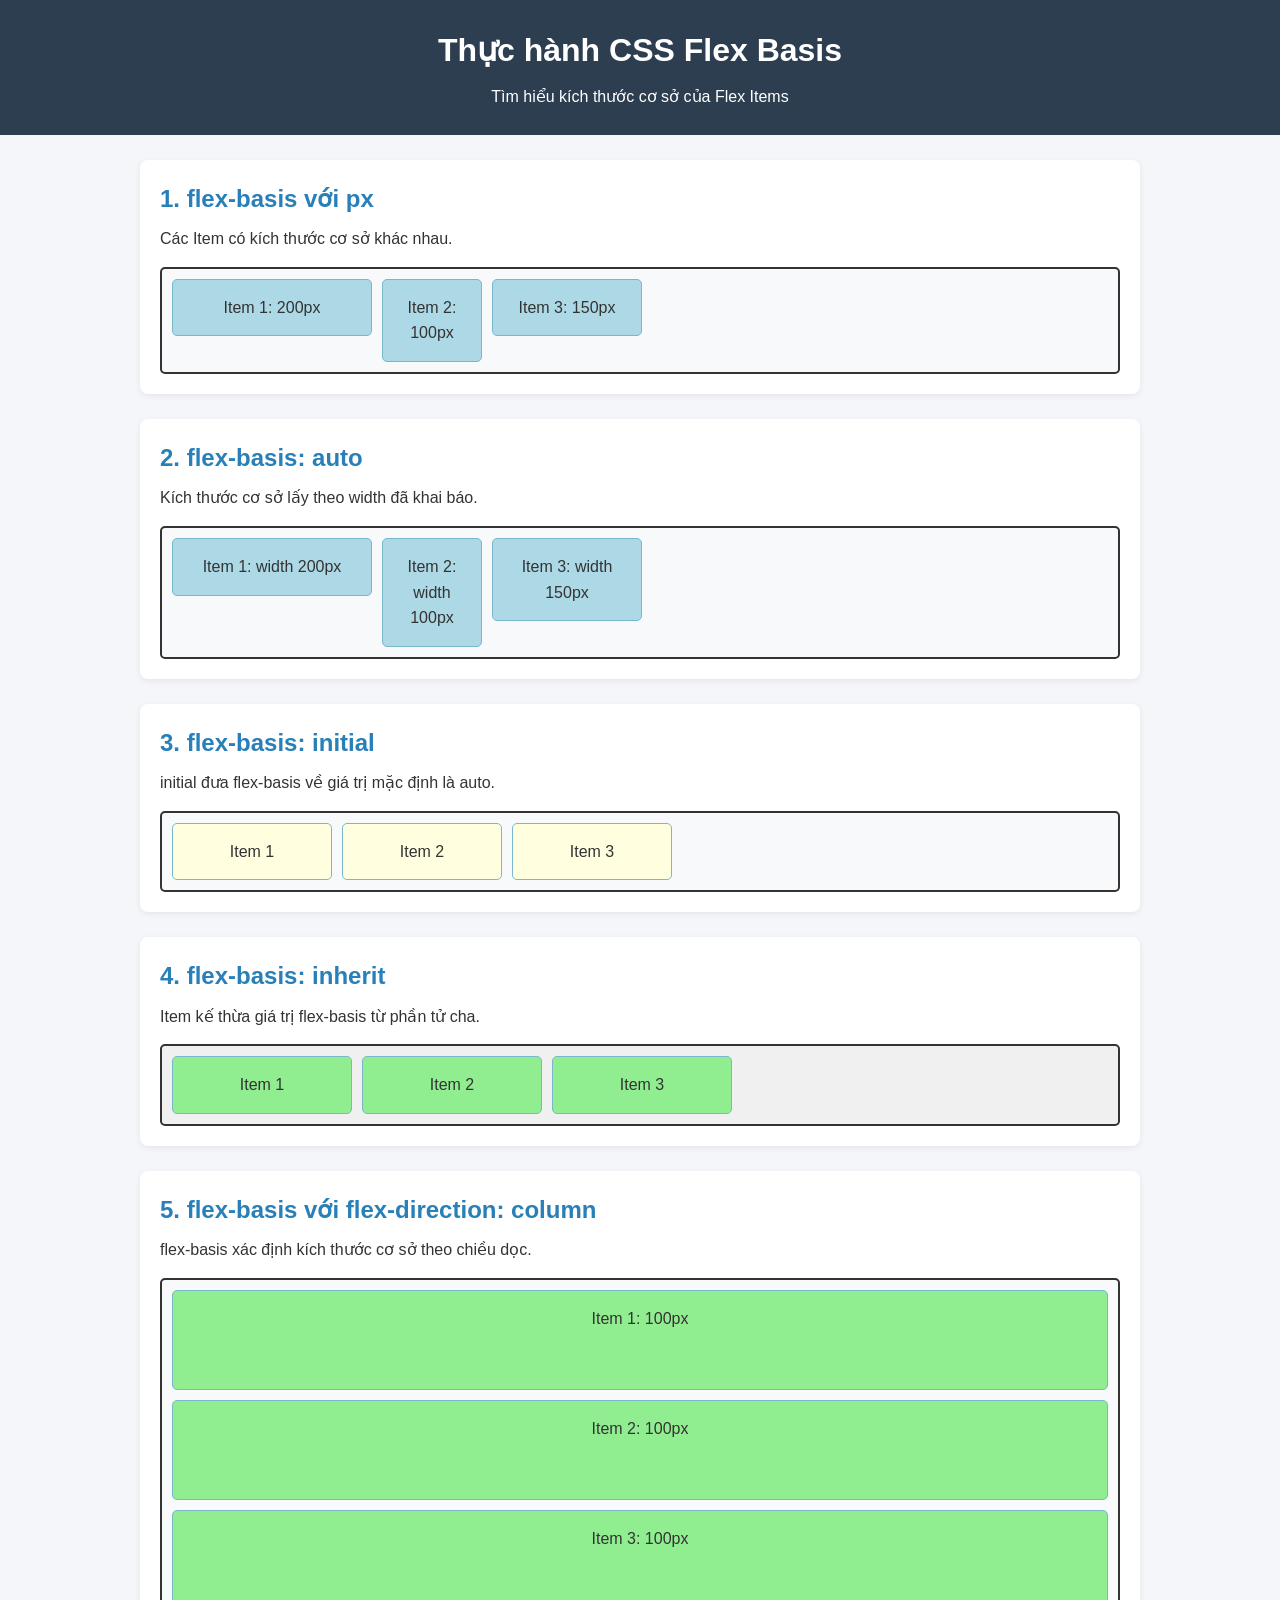
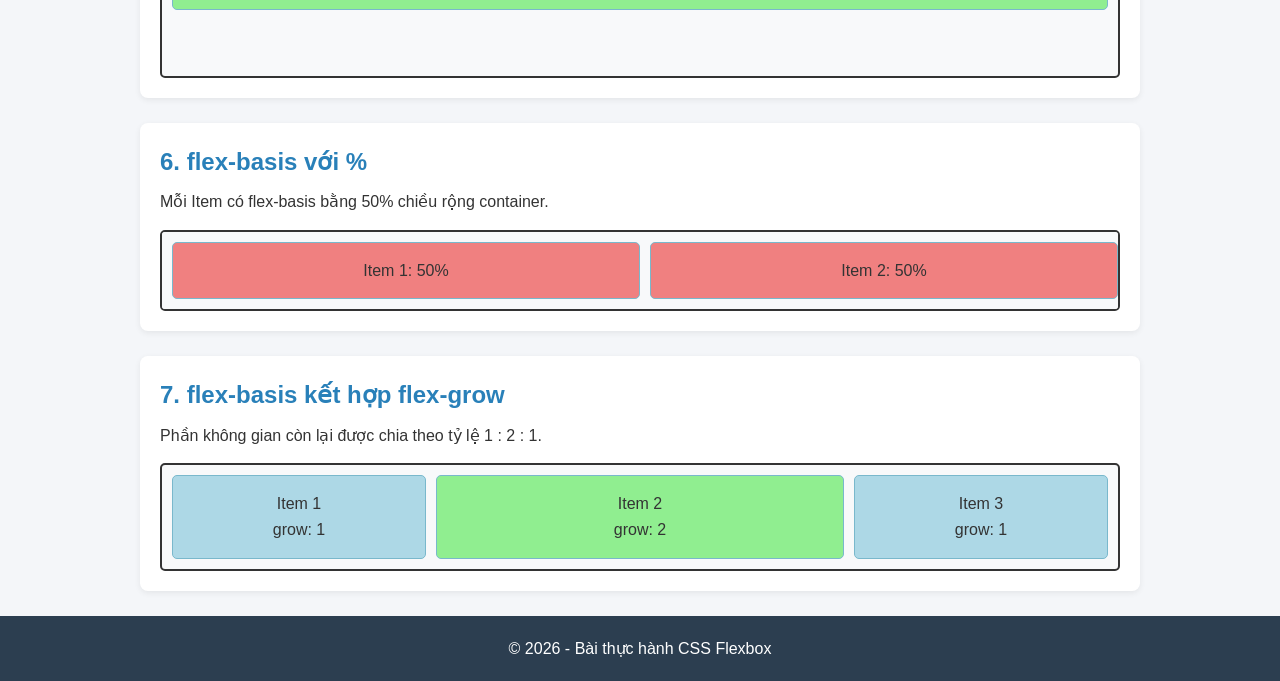
<file: CSS flex-basis Property/index.html>
<!DOCTYPE html>
<html lang="vi">
<head>
    <meta charset="UTF-8">
    <meta name="viewport" content="width=device-width, initial-scale=1.0">
    <title>Thực hành CSS Flex Basis</title>
    <link rel="stylesheet" href="style.css">
</head>
<body>
    <header>
        <h1>Thực hành CSS Flex Basis</h1>
        <p>Tìm hiểu kích thước cơ sở của Flex Items</p>
    </header>

    <main class="page-container">

        <!-- Ví dụ 1: flex-basis với px -->
        <section class="example">
            <h2>1. flex-basis với px</h2>
            <p>Các Item có kích thước cơ sở khác nhau.</p>

            <div class="container">
                <div class="item basis-200">Item 1: 200px</div>
                <div class="item basis-100">Item 2: 100px</div>
                <div class="item basis-150">Item 3: 150px</div>
            </div>
        </section>

        <!-- Ví dụ 2: flex-basis auto -->
        <section class="example">
            <h2>2. flex-basis: auto</h2>
            <p>Kích thước cơ sở lấy theo width đã khai báo.</p>

            <div class="container">
                <div class="item auto-item auto-200">Item 1: width 200px</div>
                <div class="item auto-item auto-100">Item 2: width 100px</div>
                <div class="item auto-item auto-150">Item 3: width 150px</div>
            </div>
        </section>

        <!-- Ví dụ 3: flex-basis initial -->
        <section class="example">
            <h2>3. flex-basis: initial</h2>
            <p>initial đưa flex-basis về giá trị mặc định là auto.</p>

            <div class="container">
                <div class="item initial-item">Item 1</div>
                <div class="item initial-item">Item 2</div>
                <div class="item initial-item">Item 3</div>
            </div>
        </section>

        <!-- Ví dụ 4: flex-basis inherit -->
        <section class="example">
            <h2>4. flex-basis: inherit</h2>
            <p>Item kế thừa giá trị flex-basis từ phần tử cha.</p>

            <div class="container inherit-parent">
                <div class="item inherit-item">Item 1</div>
                <div class="item inherit-item">Item 2</div>
                <div class="item inherit-item">Item 3</div>
            </div>
        </section>

        <!-- Ví dụ 5: flex-direction column -->
        <section class="example">
            <h2>5. flex-basis với flex-direction: column</h2>
            <p>flex-basis xác định kích thước cơ sở theo chiều dọc.</p>

            <div class="container column-container">
                <div class="item column-item">Item 1: 100px</div>
                <div class="item column-item">Item 2: 100px</div>
                <div class="item column-item">Item 3: 100px</div>
            </div>
        </section>

        <!-- Ví dụ 6: flex-basis với % -->
        <section class="example">
            <h2>6. flex-basis với %</h2>
            <p>Mỗi Item có flex-basis bằng 50% chiều rộng container.</p>

            <div class="container percent-container">
                <div class="item percent-item">Item 1: 50%</div>
                <div class="item percent-item">Item 2: 50%</div>
            </div>
        </section>

        <!-- Ví dụ 7: flex-basis với flex-grow -->
        <section class="example">
            <h2>7. flex-basis kết hợp flex-grow</h2>
            <p>Phần không gian còn lại được chia theo tỷ lệ 1 : 2 : 1.</p>

            <div class="container grow-container">
                <div class="item grow-1">Item 1<br>grow: 1</div>
                <div class="item grow-2">Item 2<br>grow: 2</div>
                <div class="item grow-3">Item 3<br>grow: 1</div>
            </div>
        </section>

    </main>

    <footer>
        <p>© 2026 - Bài thực hành CSS Flexbox</p>
    </footer>
</body>
</html>
</file>
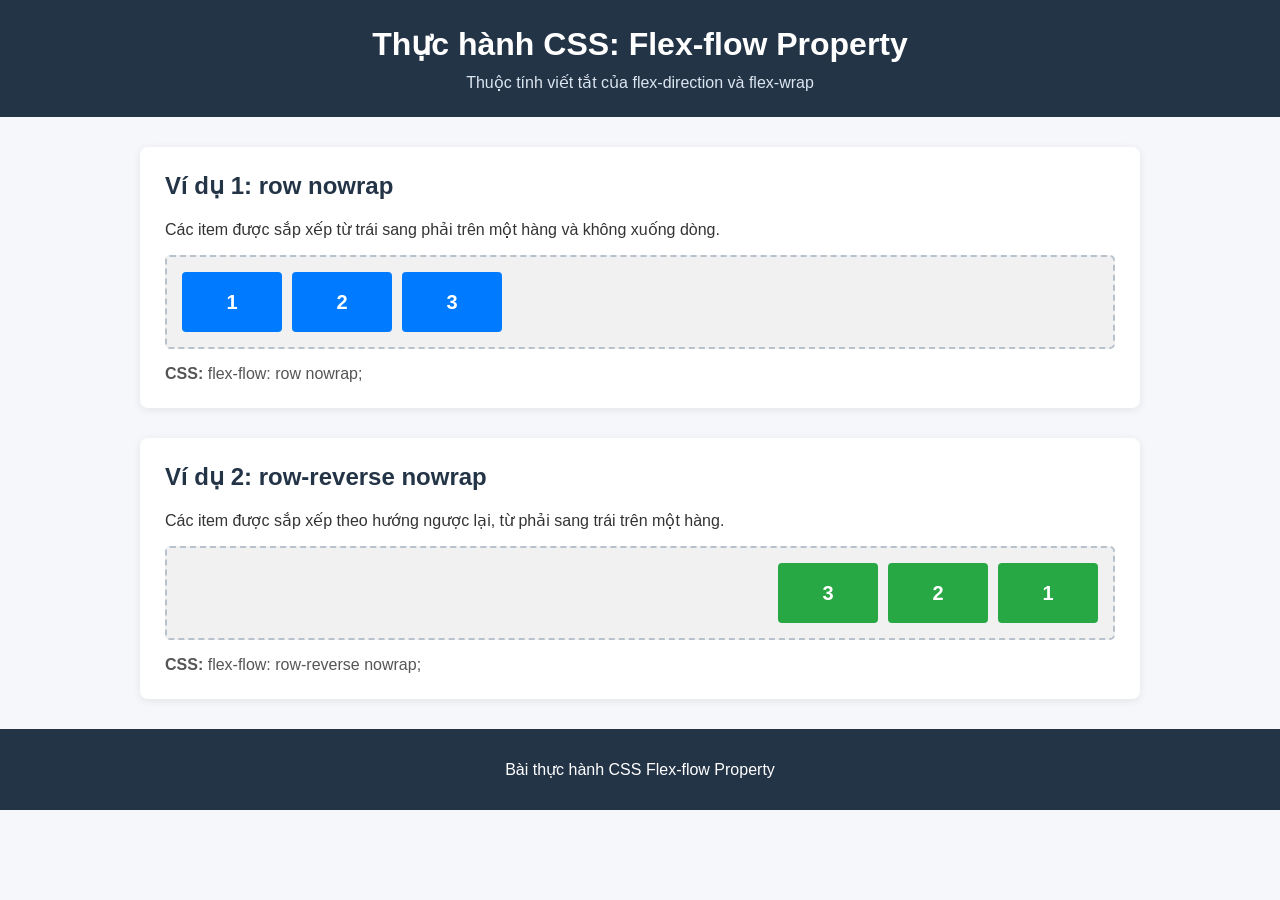
<file: CSS flex-flow Property/index.html>
<!DOCTYPE html>
<html lang="vi">
<head>
    <meta charset="UTF-8">
    <meta name="viewport" content="width=device-width, initial-scale=1.0">
    <title>Thực hành CSS - Flex Flow</title>
    <link rel="stylesheet" href="style.css">
</head>
<body>
    <header class="page-header">
        <h1>Thực hành CSS: Flex-flow Property</h1>
        <p>Thuộc tính viết tắt của flex-direction và flex-wrap</p>
    </header>

    <main class="content">
        <section class="example">
            <h2>Ví dụ 1: row nowrap</h2>
            <p>
                Các item được sắp xếp từ trái sang phải trên một hàng
                và không xuống dòng.
            </p>

            <div class="container container-1">
                <div class="item">1</div>
                <div class="item">2</div>
                <div class="item">3</div>
            </div>

            <p class="note">
                <strong>CSS:</strong> flex-flow: row nowrap;
            </p>
        </section>

        <section class="example">
            <h2>Ví dụ 2: row-reverse nowrap</h2>
            <p>
                Các item được sắp xếp theo hướng ngược lại,
                từ phải sang trái trên một hàng.
            </p>

            <div class="container container-2">
                <div class="item">1</div>
                <div class="item">2</div>
                <div class="item">3</div>
            </div>

            <p class="note">
                <strong>CSS:</strong> flex-flow: row-reverse nowrap;
            </p>
        </section>
    </main>

    <footer class="page-footer">
        <p>Bài thực hành CSS Flex-flow Property</p>
    </footer>
</body>
</html>
</file>
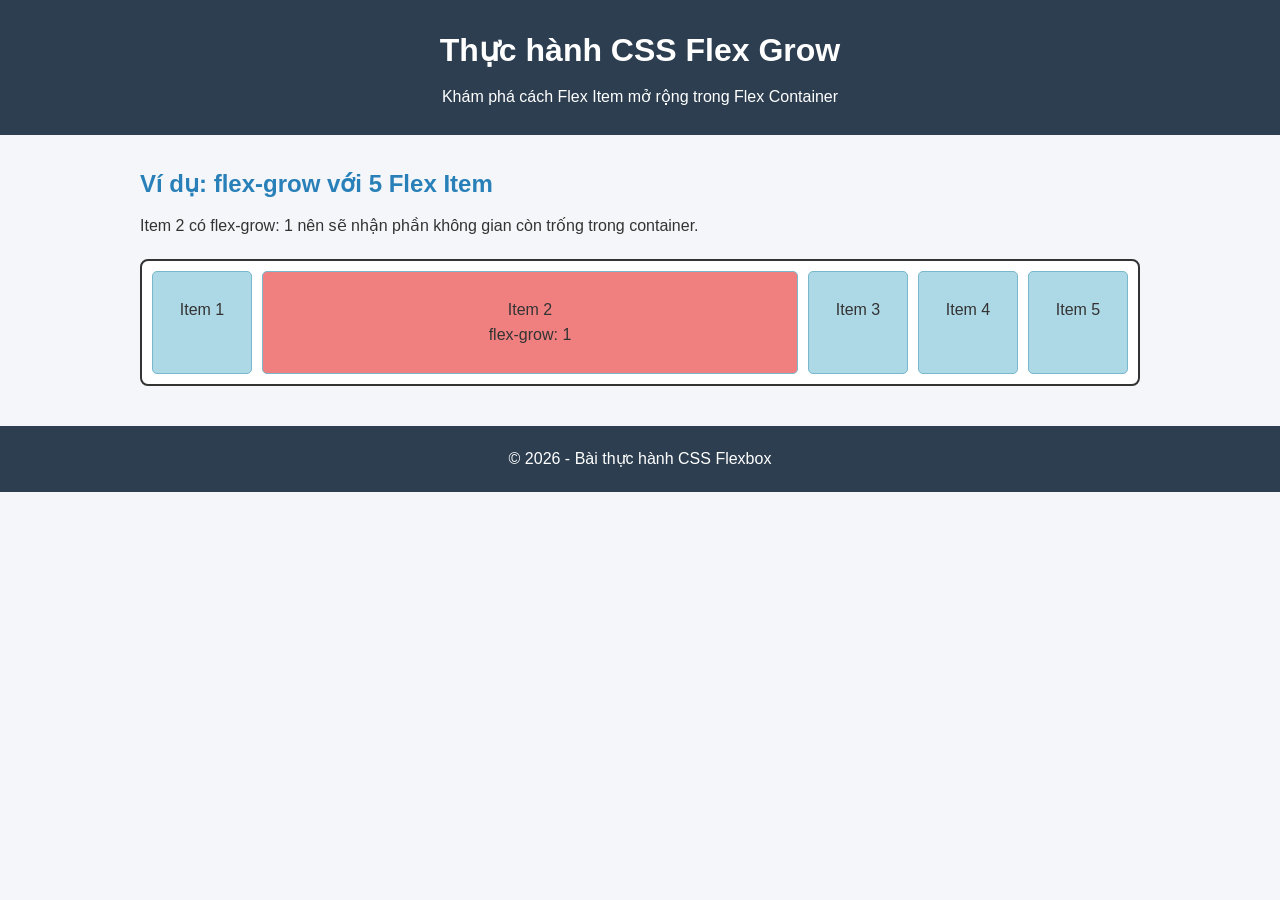
<file: CSS flex-grow Property/index.html>
<!DOCTYPE html>
<html lang="vi">
<head>
    <meta charset="UTF-8">
    <meta name="viewport" content="width=device-width, initial-scale=1.0">
    <title>Thực hành CSS Flex Grow</title>
    <link rel="stylesheet" href="style.css">
</head>
<body>
    <header>
        <h1>Thực hành CSS Flex Grow</h1>
        <p>Khám phá cách Flex Item mở rộng trong Flex Container</p>
    </header>

    <main class="content">
        <h2>Ví dụ: flex-grow với 5 Flex Item</h2>
        <p>
            Item 2 có flex-grow: 1 nên sẽ nhận phần không gian còn trống
            trong container.
        </p>

        <div class="container">
            <div class="item">Item 1</div>
            <div class="item item-grow">Item 2<br>flex-grow: 1</div>
            <div class="item">Item 3</div>
            <div class="item">Item 4</div>
            <div class="item">Item 5</div>
        </div>
    </main>

    <footer>
        <p>© 2026 - Bài thực hành CSS Flexbox</p>
    </footer>
</body>
</html>
</file>
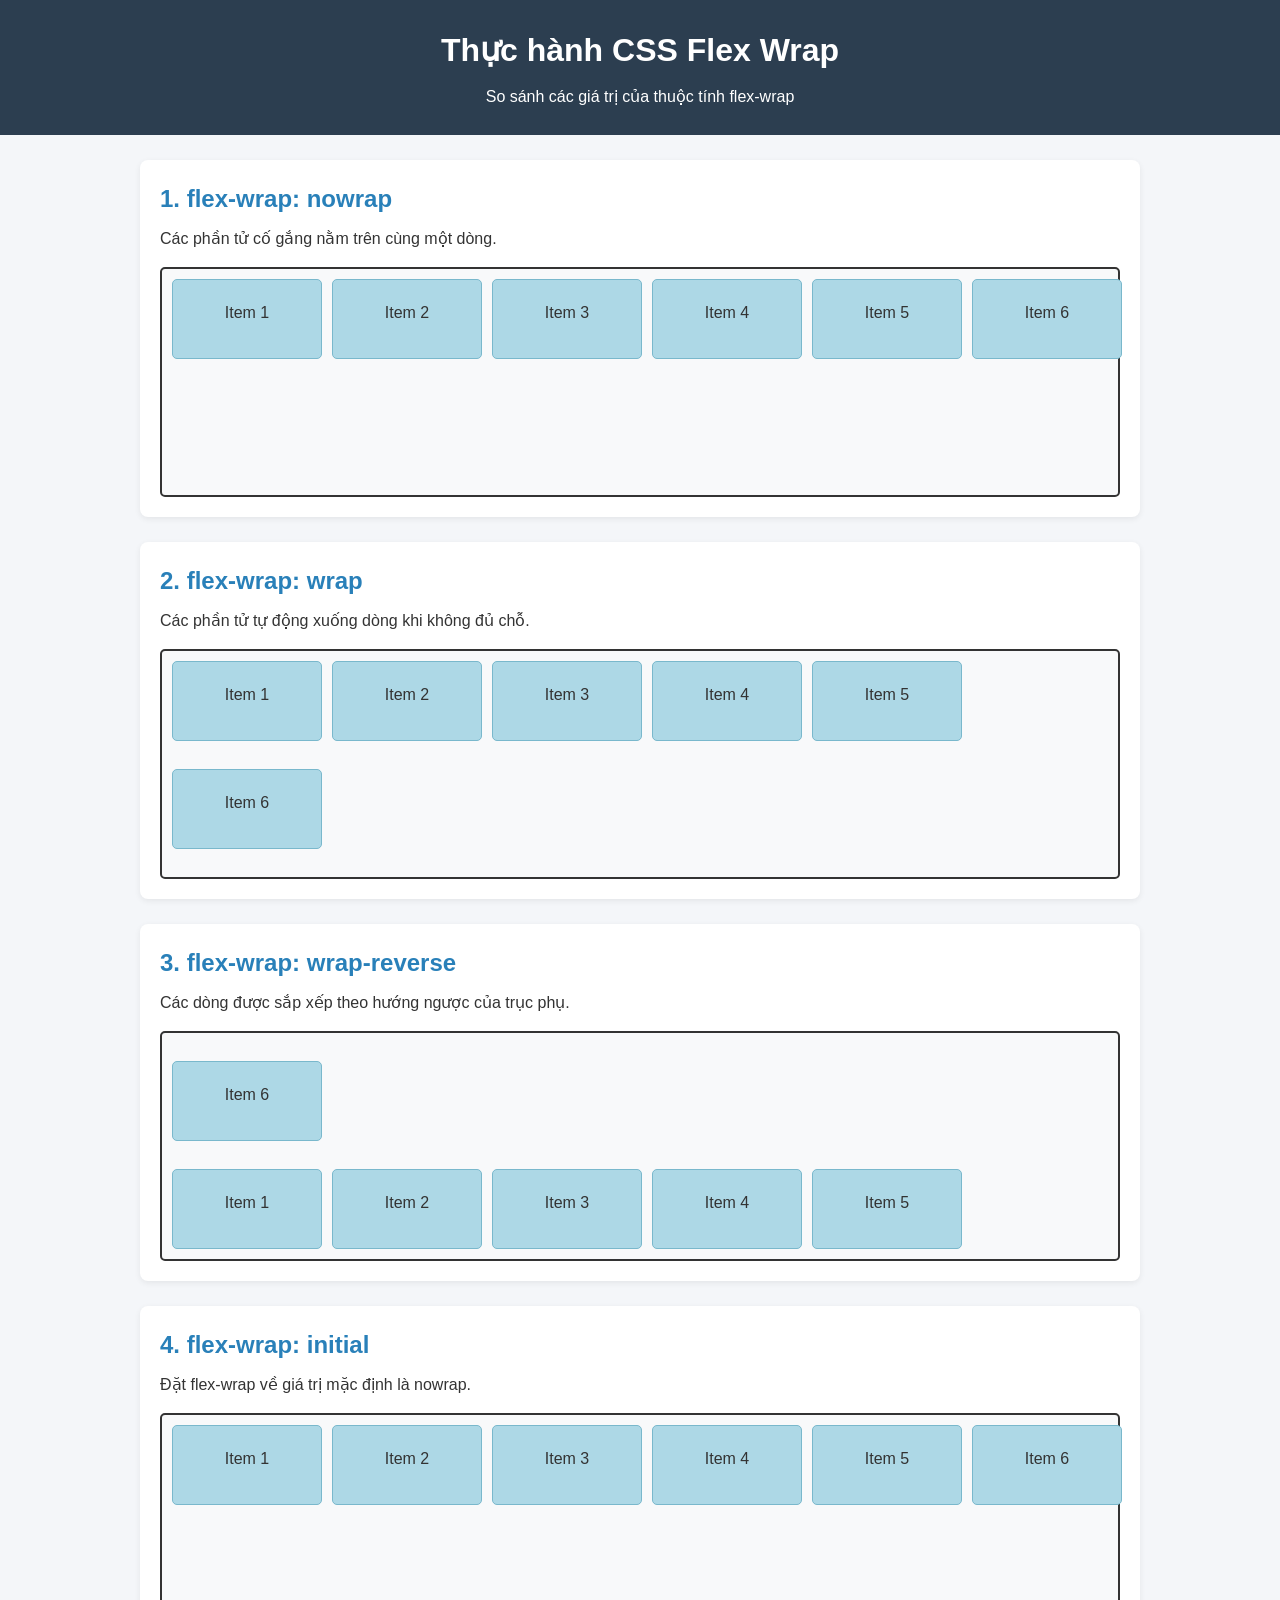
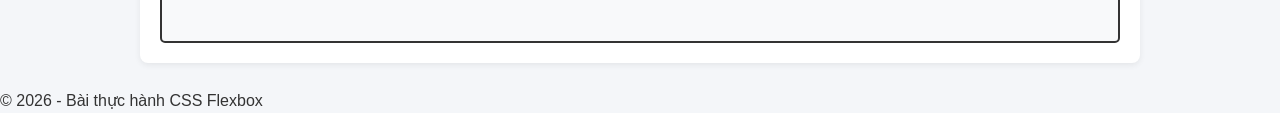
<file: CSS flex-wrap property/index.html>
<!DOCTYPE html>
<html lang="vi">
<head>
    <meta charset="UTF-8">
    <meta name="viewport" content="width=device-width, initial-scale=1.0">
    <title>Thực hành CSS Flex Wrap</title>
    <link rel="stylesheet" href="style.css">
</head>
<body>
    <header>
        <h1>Thực hành CSS Flex Wrap</h1>
        <p>So sánh các giá trị của thuộc tính flex-wrap</p>
    </header>

    <main class="page-container">
        <section class="example">
            <h2>1. flex-wrap: nowrap</h2>
            <p>Các phần tử cố gắng nằm trên cùng một dòng.</p>

            <div class="container nowrap">
                <div class="item">Item 1</div>
                <div class="item">Item 2</div>
                <div class="item">Item 3</div>
                <div class="item">Item 4</div>
                <div class="item">Item 5</div>
                <div class="item">Item 6</div>
            </div>
        </section>

        <section class="example">
            <h2>2. flex-wrap: wrap</h2>
            <p>Các phần tử tự động xuống dòng khi không đủ chỗ.</p>

            <div class="container wrap">
                <div class="item">Item 1</div>
                <div class="item">Item 2</div>
                <div class="item">Item 3</div>
                <div class="item">Item 4</div>
                <div class="item">Item 5</div>
                <div class="item">Item 6</div>
            </div>
        </section>

        <section class="example">
            <h2>3. flex-wrap: wrap-reverse</h2>
            <p>Các dòng được sắp xếp theo hướng ngược của trục phụ.</p>

            <div class="container wrap-reverse">
                <div class="item">Item 1</div>
                <div class="item">Item 2</div>
                <div class="item">Item 3</div>
                <div class="item">Item 4</div>
                <div class="item">Item 5</div>
                <div class="item">Item 6</div>
            </div>
        </section>

        <section class="example">
            <h2>4. flex-wrap: initial</h2>
            <p>Đặt flex-wrap về giá trị mặc định là nowrap.</p>

            <div class="container initial">
                <div class="item">Item 1</div>
                <div class="item">Item 2</div>
                <div class="item">Item 3</div>
                <div class="item">Item 4</div>
                <div class="item">Item 5</div>
                <div class="item">Item 6</div>
            </div>
        </section>
    </main>

    <footer>
        <p>© 2026 - Bài thực hành CSS Flexbox</p>
    </footer>
</body>
</html>
</file>
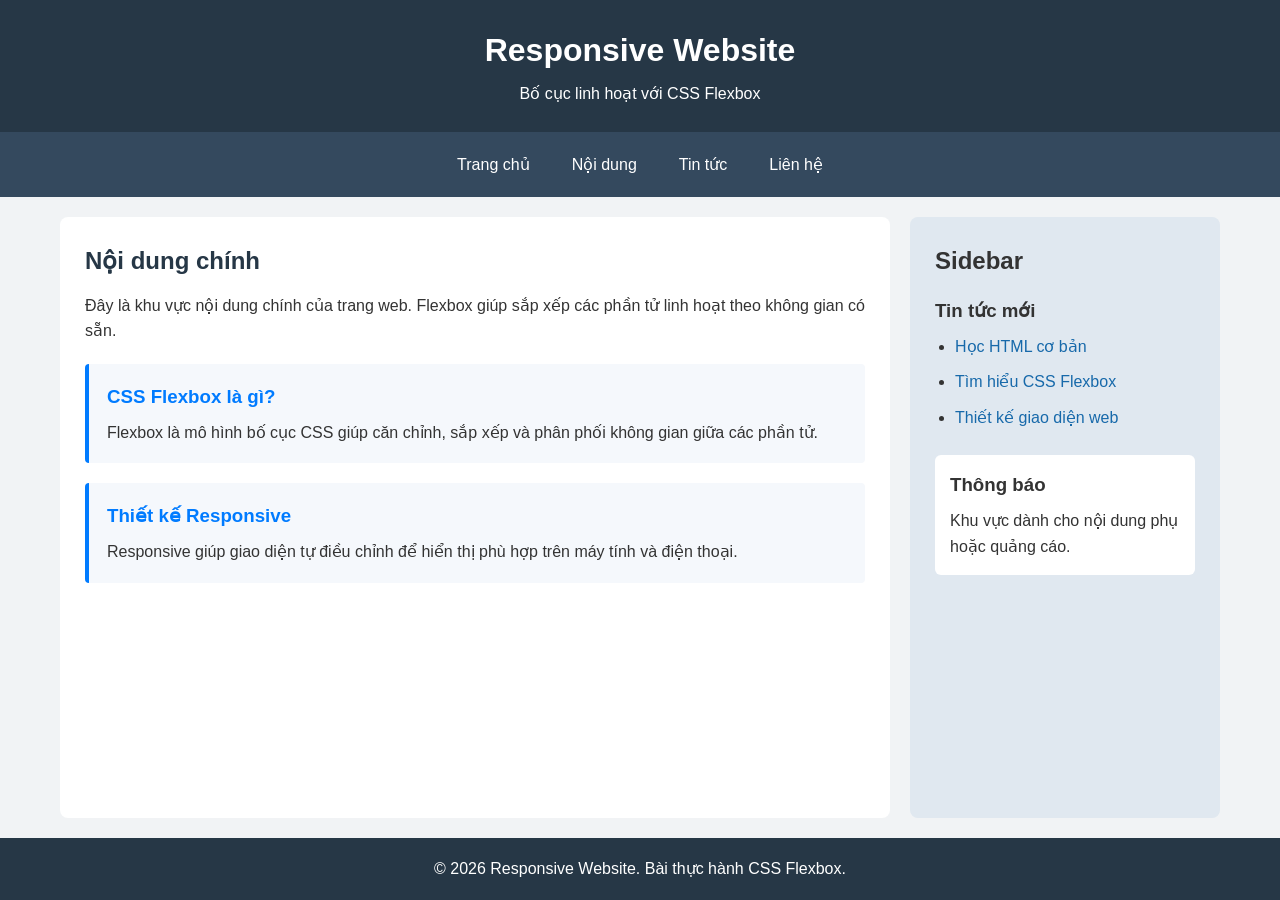
<file: Tạo bố cục responsive bằng CSS Flexbox/index.html>
<!DOCTYPE html>
<html lang="vi">
<head>
    <meta charset="UTF-8">
    <meta name="viewport" content="width=device-width, initial-scale=1.0">
    <title>Responsive Layout - Flexbox</title>
    <link rel="stylesheet" href="style.css">
</head>
<body>
    <div class="container">
        <header class="header">
            <h1>Responsive Website</h1>
            <p>Bố cục linh hoạt với CSS Flexbox</p>
        </header>

        <nav class="navigation">
            <a href="#home">Trang chủ</a>
            <a href="#content">Nội dung</a>
            <a href="#news">Tin tức</a>
            <a href="#contact">Liên hệ</a>
        </nav>

        <div class="main-container">
            <main class="content" id="content">
                <h2>Nội dung chính</h2>
                <p>
                    Đây là khu vực nội dung chính của trang web.
                    Flexbox giúp sắp xếp các phần tử linh hoạt theo
                    không gian có sẵn.
                </p>

                <div class="article">
                    <h3>CSS Flexbox là gì?</h3>
                    <p>
                        Flexbox là mô hình bố cục CSS giúp căn chỉnh,
                        sắp xếp và phân phối không gian giữa các phần tử.
                    </p>
                </div>

                <div class="article">
                    <h3>Thiết kế Responsive</h3>
                    <p>
                        Responsive giúp giao diện tự điều chỉnh để
                        hiển thị phù hợp trên máy tính và điện thoại.
                    </p>
                </div>
            </main>

            <aside class="sidebar" id="news">
                <h2>Sidebar</h2>
                <h3>Tin tức mới</h3>
                <ul>
                    <li><a href="#news">Học HTML cơ bản</a></li>
                    <li><a href="#news">Tìm hiểu CSS Flexbox</a></li>
                    <li><a href="#news">Thiết kế giao diện web</a></li>
                </ul>

                <div class="advertisement">
                    <h3>Thông báo</h3>
                    <p>Khu vực dành cho nội dung phụ hoặc quảng cáo.</p>
                </div>
            </aside>
        </div>

        <footer class="footer" id="contact">
            <p>&copy; 2026 Responsive Website. Bài thực hành CSS Flexbox.</p>
        </footer>
    </div>
</body>
</html>
</file>
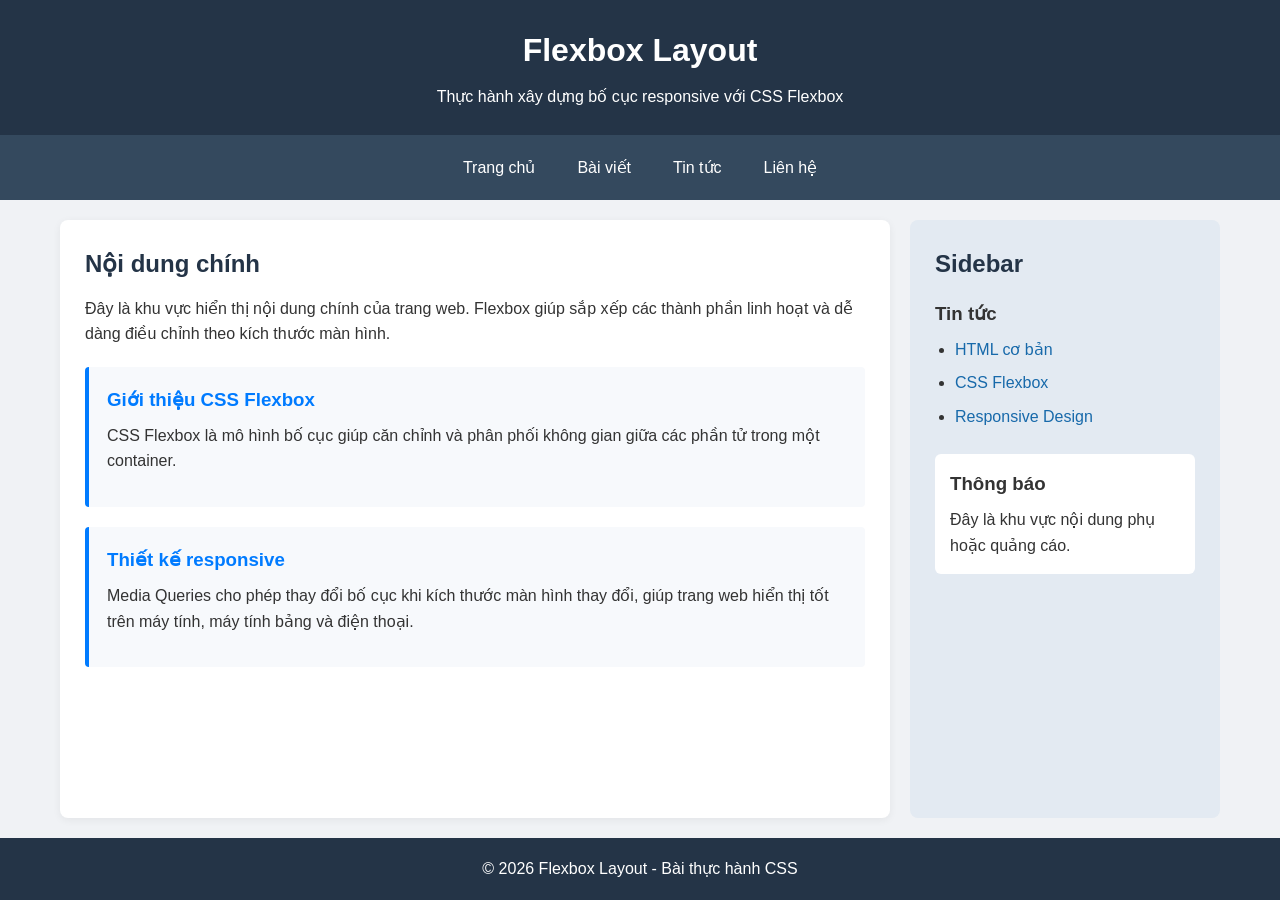
<file: Xây dựng bố cục trang web với CSS Flexbox/index.html>
<!DOCTYPE html>
<html lang="vi">
<head>
    <meta charset="UTF-8">
    <meta name="viewport" content="width=device-width, initial-scale=1.0">
    <title>Flexbox Layout</title>
    <link rel="stylesheet" href="style.css">
</head>
<body>
    <div class="container">
        <header class="header">
            <h1>Flexbox Layout</h1>
            <p>Thực hành xây dựng bố cục responsive với CSS Flexbox</p>
        </header>

        <nav class="nav">
            <a href="#home">Trang chủ</a>
            <a href="#content">Bài viết</a>
            <a href="#news">Tin tức</a>
            <a href="#contact">Liên hệ</a>
        </nav>

        <div class="main-container">
            <main class="content" id="content">
                <section id="home">
                    <h2>Nội dung chính</h2>
                    <p>
                        Đây là khu vực hiển thị nội dung chính của trang web.
                        Flexbox giúp sắp xếp các thành phần linh hoạt và dễ dàng
                        điều chỉnh theo kích thước màn hình.
                    </p>
                </section>

                <section class="article">
                    <h3>Giới thiệu CSS Flexbox</h3>
                    <p>
                        CSS Flexbox là mô hình bố cục giúp căn chỉnh và phân
                        phối không gian giữa các phần tử trong một container.
                    </p>
                </section>

                <section class="article">
                    <h3>Thiết kế responsive</h3>
                    <p>
                        Media Queries cho phép thay đổi bố cục khi kích thước
                        màn hình thay đổi, giúp trang web hiển thị tốt trên
                        máy tính, máy tính bảng và điện thoại.
                    </p>
                </section>
            </main>

            <aside class="sidebar">
                <h2>Sidebar</h2>

                <section id="news">
                    <h3>Tin tức</h3>
                    <ul>
                        <li><a href="#news">HTML cơ bản</a></li>
                        <li><a href="#news">CSS Flexbox</a></li>
                        <li><a href="#news">Responsive Design</a></li>
                    </ul>
                </section>

                <section class="advertisement">
                    <h3>Thông báo</h3>
                    <p>Đây là khu vực nội dung phụ hoặc quảng cáo.</p>
                </section>
            </aside>
        </div>

        <footer class="footer" id="contact">
            <p>&copy; 2026 Flexbox Layout - Bài thực hành CSS</p>
        </footer>
    </div>
</body>
</html>
</file>
<file: CSS flex-basis Property/style.css>
/* Reset CSS */
* {
    margin: 0;
    padding: 0;
    box-sizing: border-box;
}

body {
    font-family: Arial, sans-serif;
    line-height: 1.6;
    color: #333;
    background-color: #f4f6f9;
}

header {
    padding: 25px 15px;
    text-align: center;
    color: white;
    background-color: #2c3e50;
}

header h1 {
    margin-bottom: 8px;
}

.page-container {
    width: 90%;
    max-width: 1000px;
    margin: 25px auto;
}

.example {
    margin-bottom: 25px;
    padding: 20px;
    background-color: white;
    border-radius: 8px;
    box-shadow: 0 2px 6px #00000012;
}

.example h2 {
    margin-bottom: 8px;
    color: #2980b9;
}

.example p {
    margin-bottom: 15px;
}

/* Container chung */
.container {
    display: flex;
    align-items: flex-start;
    gap: 10px;
    width: 100%;
    padding: 10px;
    border: 2px solid #333;
    border-radius: 5px;
    background-color: #f8f9fa;
    overflow-x: auto;
}

/* Flex Item chung */
.item {
    flex-grow: 0;
    flex-shrink: 0;
    padding: 15px 10px;
    text-align: center;
    overflow-wrap: anywhere;
    background-color: lightblue;
    border: 1px solid #79b8cc;
    border-radius: 5px;
}

/* Ví dụ 1: px */
.basis-200 {
    flex-basis: 200px;
}

.basis-100 {
    flex-basis: 100px;
}

.basis-150 {
    flex-basis: 150px;
}

/* Ví dụ 2: auto */
.auto-item {
    flex-basis: auto;
}

.auto-200 {
    width: 200px;
}

.auto-100 {
    width: 100px;
}

.auto-150 {
    width: 150px;
}

/* Ví dụ 3: initial */
.initial-item {
    width: 160px;
    flex-basis: initial;
    background-color: lightyellow;
}

/* Ví dụ 4: inherit */
.inherit-parent {
    flex-basis: 180px;
    background-color: #f0f0f0;
}

.inherit-item {
    flex-basis: inherit;
    background-color: lightgreen;
}

/* Ví dụ 5: column */
.column-container {
    flex-direction: column;
    height: 400px;
    align-items: stretch;
}

.column-item {
    flex-basis: 100px;
    flex-shrink: 0;
    background-color: lightgreen;
}

/* Ví dụ 6: % */
.percent-item {
    flex-basis: 50%;
    box-sizing: border-box;
    background-color: lightcoral;
}

/* Ví dụ 7: flex-grow */
.grow-container {
    width: 100%;
}

.grow-1 {
    flex-basis: 100px;
    flex-grow: 1;
    background-color: lightblue;
}

.grow-2 {
    flex-basis: 100px;
    flex-grow: 2;
    background-color: lightgreen;
}

.grow-3 {
    flex-basis: 100px;
    flex-grow: 1;
    background-color: lightblue;
}

/* Responsive */
@media (max-width: 600px) {
    .page-container {
        width: 95%;
        margin: 15px auto;
    }

    .example {
        padding: 12px;
    }

    .example h2 {
        font-size: 18px;
    }
}

footer {
    padding: 20px;
    text-align: center;
    color: white;
    background-color: #2c3e50;
}
</file>
<file: CSS flex-flow Property/style.css>
* {
    box-sizing: border-box;
}

body {
    margin: 0;
    font-family: Arial, sans-serif;
    background-color: #f5f7fa;
    color: #333;
}

.page-header {
    padding: 25px 15px;
    text-align: center;
    background-color: #243447;
    color: white;
}

.page-header h1 {
    margin: 0 0 10px;
}

.page-header p {
    margin: 0;
    color: #dce6f0;
}

.content {
    width: 90%;
    max-width: 1000px;
    margin: 30px auto;
}

.example {
    margin-bottom: 30px;
    padding: 25px;
    background-color: white;
    border-radius: 8px;
    box-shadow: 0 2px 8px rgba(0, 0, 0, 0.08);
}

.example h2 {
    margin-top: 0;
    color: #243447;
}

.container {
    display: flex;
    gap: 10px;
    padding: 15px;
    background-color: #f1f1f1;
    border: 2px dashed #b8c2cc;
    border-radius: 5px;
    min-height: 90px;
}

.item {
    flex: 0 0 100px;
    height: 60px;
    color: white;
    text-align: center;
    line-height: 60px;
    font-size: 20px;
    font-weight: bold;
    border-radius: 4px;
}

/* Ví dụ 1: Từ trái sang phải, không xuống dòng */
.container-1 {
    flex-flow: row nowrap;
}

.container-1 .item {
    background-color: #007bff;
}

/* Ví dụ 2: Từ phải sang trái, không xuống dòng */
.container-2 {
    flex-flow: row-reverse nowrap;
}

.container-2 .item {
    background-color: #28a745;
}

.note {
    margin-bottom: 0;
    color: #555;
}

.page-footer {
    padding: 15px;
    text-align: center;
    background-color: #243447;
    color: white;
}

@media (max-width: 600px) {
    .content {
        width: 95%;
    }

    .example {
        padding: 15px;
    }

    .item {
        flex-basis: 70px;
    }
}
</file>
<file: CSS flex-grow Property/style.css>
/* Reset CSS */
* {
    margin: 0;
    padding: 0;
    box-sizing: border-box;
}

body {
    font-family: Arial, sans-serif;
    line-height: 1.6;
    color: #333;
    background-color: #f4f6f9;
}

/* Header */
header {
    padding: 25px 15px;
    text-align: center;
    color: white;
    background-color: #2c3e50;
}

header h1 {
    margin-bottom: 8px;
}

/* Nội dung chính */
.content {
    width: 90%;
    max-width: 1000px;
    margin: 30px auto;
}

.content h2 {
    margin-bottom: 10px;
    color: #2980b9;
}

.content p {
    margin-bottom: 20px;
}

/* Flex Container */
.container {
    display: flex;
    gap: 10px;
    width: 100%;
    padding: 10px;
    border: 2px solid #333;
    border-radius: 8px;
    background-color: white;
}

/* 5 Flex Items */
.item {
    flex-grow: 0;
    flex-basis: 100px;
    padding: 25px 10px;
    text-align: center;
    background-color: lightblue;
    border: 1px solid #79b8cc;
    border-radius: 5px;
}

/* Item 2 được phép mở rộng */
.item-grow {
    flex-grow: 1;
    background-color: lightcoral;
}

/* Footer */
footer {
    margin-top: 40px;
    padding: 20px;
    text-align: center;
    color: white;
    background-color: #2c3e50;
}

/* Responsive */
@media (max-width: 600px) {
    .content {
        width: 95%;
    }

    .container {
        flex-wrap: wrap;
    }

    .item {
        flex: 1 1 100px;
    }

    .item-grow {
        flex-grow: 1;
    }
}
</file>
<file: CSS flex-wrap property/style.css>
/* Reset CSS */
* {
    margin: 0;
    padding: 0;
    box-sizing: border-box;
}

body {
    font-family: Arial, sans-serif;
    line-height: 1.6;
    color: #333;
    background-color: #f4f6f9;
}

header {
    padding: 25px 15px;
    text-align: center;
    color: white;
    background-color: #2c3e50;
}

header h1 {
    margin-bottom: 8px;
}

.page-container {
    width: 90%;
    max-width: 1000px;
    margin: 25px auto;
}

.example {
    margin-bottom: 25px;
    padding: 20px;
    border-radius: 8px;
    background-color: white;
    box-shadow: 0 2px 6px #00000012;
}

.example h2 {
    margin-bottom: 8px;
    color: #2980b9;
}

.example p {
    margin-bottom: 15px;
}

/* Flex Container chung */
.container {
    display: flex;
    width: 100%;
    height: 230px;
    gap: 10px;
    padding: 10px;
    border: 2px solid #333;
    border-radius: 5px;
    background-color: #f8f9fa;
}

/* Flex Items */
.item {
    flex: 0 0 150px;
    height: 80px;
    padding: 20px 10px;
    text-align: center;
    color: #333;
    background-color: lightblue;
    border: 1px solid #79b8cc;
    border-radius: 5px;
}

/* Ví dụ 1: Không xuống dòng */
.nowrap {
    flex-wrap: nowrap;
}

/* Ví dụ 2: Cho phép xuống dòng */
.wrap {
    flex-wrap: wrap;
}

/* Ví dụ 3: Đảo hướng sắp xếp các dòng */
.wrap-reverse {
    flex-wrap: wrap-reverse;
}

/* Ví dụ 4: Giá trị mặc định */
.initial {
    flex-wrap: initial;
}

/* Responsive */
@media (max-width: 600px) {
    .page-container {
        width: 95%;
        margin: 15px auto;
    }

    .example {
        padding: 12px;
    }

    .container {
        height: 220px;
    }
}
</file>
<file: Tạo bố cục responsive bằng CSS Flexbox/style.css>
/* Thiết lập mặc định */
* {
    margin: 0;
    padding: 0;
    box-sizing: border-box;
}

html {
    scroll-behavior: smooth;
}

body {
    font-family: Arial, sans-serif;
    line-height: 1.6;
    color: #333;
    background-color: #f1f3f5;
}

/* Bố cục toàn trang */
.container {
    display: flex;
    flex-direction: column;
    min-height: 100vh;
}

/* Header */
.header {
    padding: 25px 20px;
    text-align: center;
    background-color: #263746;
    color: white;
}

.header h1 {
    margin-bottom: 5px;
}

/* Navigation */
.navigation {
    display: flex;
    justify-content: center;
    flex-wrap: wrap;
    gap: 10px;
    padding: 12px;
    background-color: #34495e;
}

.navigation a {
    padding: 8px 16px;
    color: white;
    text-decoration: none;
    border-radius: 5px;
}

.navigation a:hover {
    background-color: #007bff;
}

/* Main Content và Sidebar */
.main-container {
    display: flex;
    flex: 1;
    gap: 20px;
    width: 100%;
    max-width: 1200px;
    margin: 0 auto;
    padding: 20px;
    align-items: stretch;
}

/* Nội dung chính */
.content {
    flex: 3;
    min-width: 0;
    padding: 25px;
    background-color: white;
    border-radius: 8px;
}

.content h2 {
    margin-bottom: 12px;
    color: #263746;
}

.article {
    margin-top: 20px;
    padding: 18px;
    background-color: #f5f8fc;
    border-left: 4px solid #007bff;
    border-radius: 4px;
}

.article h3 {
    margin-bottom: 8px;
    color: #007bff;
}

/* Sidebar */
.sidebar {
    flex: 1;
    min-width: 0;
    padding: 25px;
    background-color: #e0e8f0;
    border-radius: 8px;
}

.sidebar h2 {
    margin-bottom: 15px;
}

.sidebar h3 {
    margin-bottom: 8px;
}

.sidebar ul {
    padding-left: 20px;
}

.sidebar li {
    margin-bottom: 10px;
}

.sidebar a {
    color: #1769aa;
    text-decoration: none;
}

.sidebar a:hover {
    text-decoration: underline;
}

.advertisement {
    margin-top: 25px;
    padding: 15px;
    background-color: white;
    border-radius: 6px;
}

/* Footer */
.footer {
    padding: 18px;
    text-align: center;
    background-color: #263746;
    color: white;
}

/* Responsive: tablet và mobile */
@media (max-width: 768px) {
    .header {
        padding: 20px 15px;
    }

    .header h1 {
        font-size: 26px;
    }

    .main-container {
        flex-direction: column;
        gap: 15px;
        padding: 15px;
    }

    .content,
    .sidebar {
        flex: 1 1 auto;
        width: 100%;
        padding: 20px;
    }
}

/* Responsive: điện thoại màn hình nhỏ */
@media (max-width: 480px) {
    .header h1 {
        font-size: 22px;
    }

    .navigation {
        flex-direction: column;
        align-items: stretch;
        gap: 5px;
    }

    .navigation a {
        text-align: center;
    }

    .main-container {
        padding: 10px;
    }

    .content,
    .sidebar {
        padding: 15px;
    }
}
</file>
<file: Xây dựng bố cục trang web với CSS Flexbox/style.css>
/* Thiết lập chung */
* {
    margin: 0;
    padding: 0;
    box-sizing: border-box;
}

html {
    scroll-behavior: smooth;
}

body {
    font-family: Arial, sans-serif;
    line-height: 1.6;
    color: #333;
    background-color: #f0f2f5;
}

/* Bố cục tổng thể */
.container {
    display: flex;
    flex-direction: column;
    min-height: 100vh;
}

/* Header */
.header {
    padding: 25px 20px;
    text-align: center;
    background-color: #243447;
    color: white;
}

.header h1 {
    margin-bottom: 8px;
}

/* Navigation */
.nav {
    display: flex;
    justify-content: center;
    flex-wrap: wrap;
    gap: 10px;
    padding: 12px 20px;
    background-color: #34495e;
}

.nav a {
    padding: 8px 16px;
    color: white;
    text-decoration: none;
    border-radius: 5px;
    transition: background-color 0.2s;
}

.nav a:hover {
    background-color: #007bff;
}

/* Khu vực nội dung và sidebar */
.main-container {
    display: flex;
    flex: 1;
    gap: 20px;
    width: 100%;
    max-width: 1200px;
    margin: 0 auto;
    padding: 20px;
    align-items: stretch;
}

/* Nội dung chính chiếm 3 phần */
.content {
    flex: 3;
    min-width: 0;
    padding: 25px;
    background-color: white;
    border-radius: 8px;
    box-shadow: 0 2px 8px rgba(0, 0, 0, 0.06);
}

.content h2 {
    margin-bottom: 12px;
    color: #243447;
}

.content p {
    margin-bottom: 15px;
}

.article {
    margin-top: 20px;
    padding: 18px;
    background-color: #f7f9fc;
    border-left: 4px solid #007bff;
    border-radius: 4px;
}

.article h3 {
    margin-bottom: 8px;
    color: #007bff;
}

/* Sidebar chiếm 1 phần */
.sidebar {
    flex: 1;
    min-width: 0;
    padding: 25px;
    background-color: #e3eaf2;
    border-radius: 8px;
}

.sidebar h2 {
    margin-bottom: 15px;
    color: #243447;
}

.sidebar h3 {
    margin-bottom: 8px;
}

.sidebar ul {
    padding-left: 20px;
}

.sidebar li {
    margin-bottom: 8px;
}

.sidebar a {
    color: #1769aa;
    text-decoration: none;
}

.sidebar a:hover {
    text-decoration: underline;
}

.advertisement {
    margin-top: 25px;
    padding: 15px;
    background-color: white;
    border-radius: 6px;
}

/* Footer */
.footer {
    padding: 18px;
    text-align: center;
    background-color: #243447;
    color: white;
}

/* Responsive cho điện thoại và màn hình nhỏ */
@media (max-width: 768px) {
    .header {
        padding: 20px 15px;
    }

    .header h1 {
        font-size: 25px;
    }

    .nav {
        gap: 5px;
        padding: 10px;
    }

    .nav a {
        padding: 8px 12px;
    }

    .main-container {
        flex-direction: column;
        gap: 15px;
        padding: 15px;
    }

    .content,
    .sidebar {
        width: 100%;
        flex: auto;
        padding: 20px;
    }
}

/* Responsive cho điện thoại rất nhỏ */
@media (max-width: 400px) {
    .header h1 {
        font-size: 22px;
    }

    .nav {
        flex-direction: column;
        align-items: stretch;
    }

    .nav a {
        text-align: center;
    }

    .main-container {
        padding: 10px;
    }

    .content,
    .sidebar {
        padding: 15px;
    }
}
</file>
